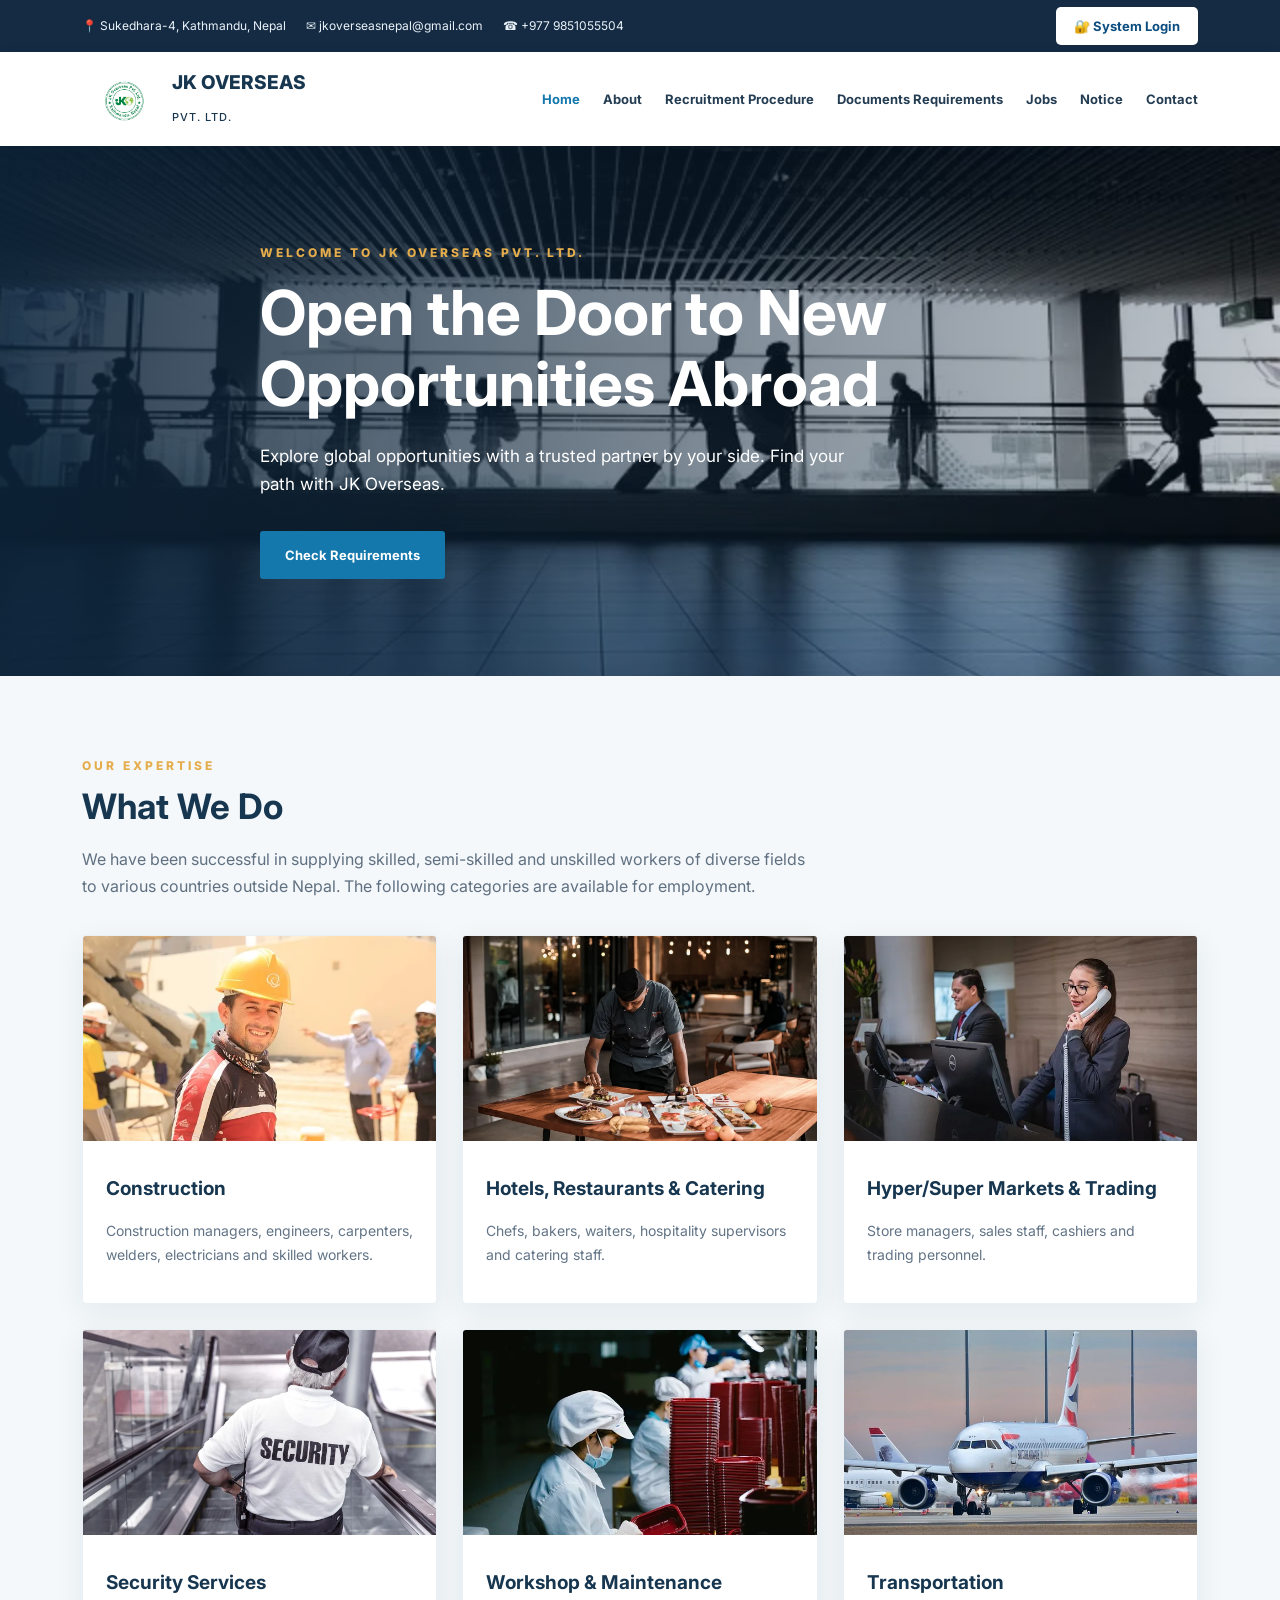
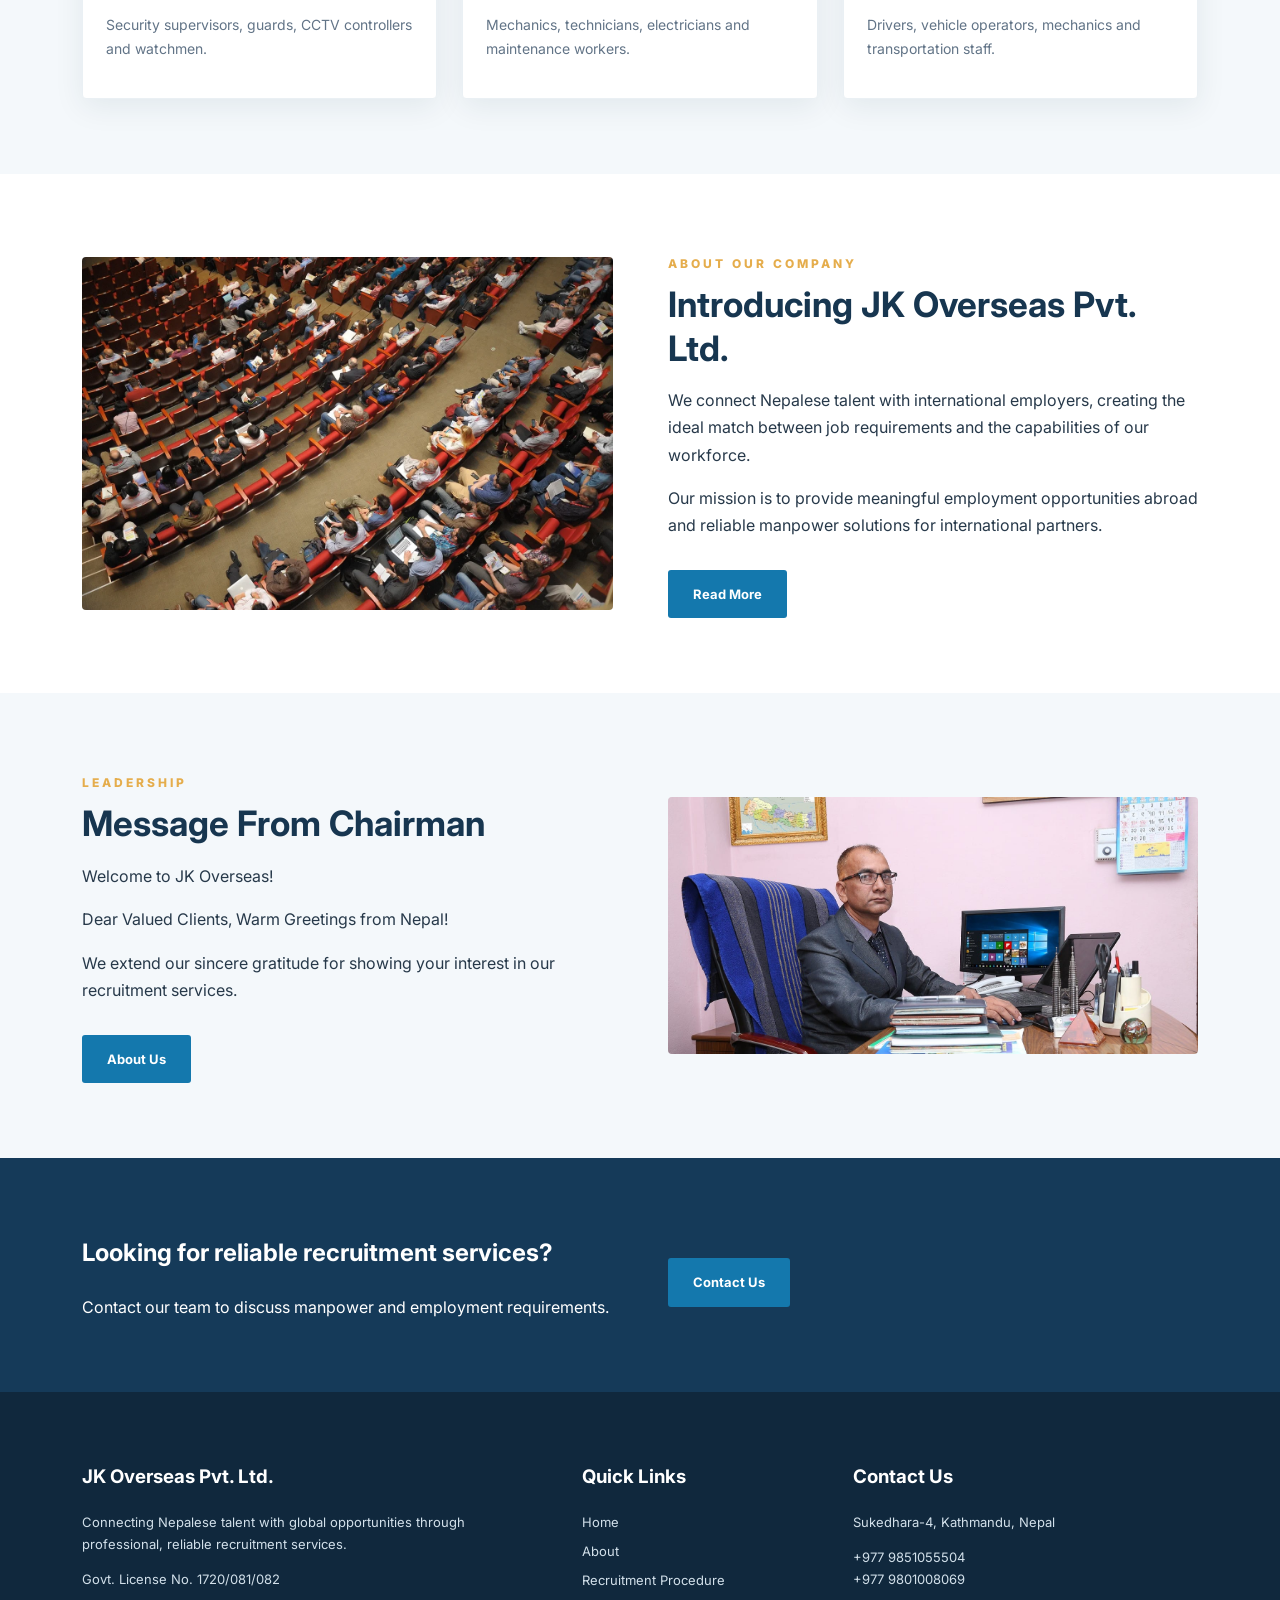
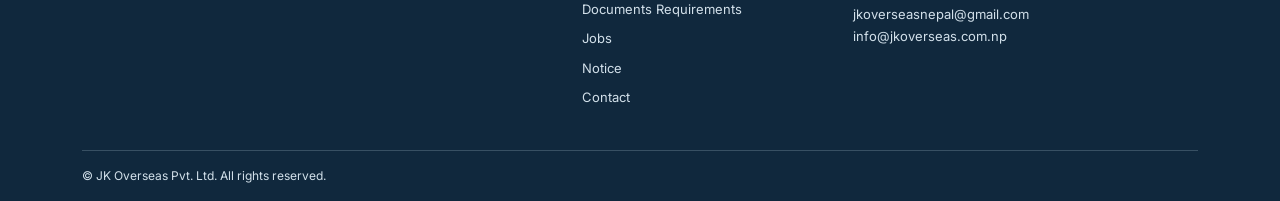
<file: index.html>
<!doctype html>
<html lang="en">
    <head>
        <meta charset="utf-8" />
        <meta name="viewport" content="width=device-width,initial-scale=1" />
        <meta name="description" content="JK Overseas Pvt. Ltd. Nepal - international manpower recruitment services." />
        <title>Home | JK Overseas Pvt. Ltd.</title>
        <link rel="stylesheet" href="style.css" />
    </head>
    <body>
        <!-- <div class="topbar">
            <div class="wrap">
                <span>📍 Sukedhara-4, Kathmandu, Nepal</span
                ><span>✉ jkoverseasnepal@gmail.com &nbsp; ☎ +977 9851055504</span>
            </div>
        </div> -->
        <div class="topbar">
            <div class="wrap topbar-content">
                <div class="topbar-info">
                    <span>📍 Sukedhara-4, Kathmandu, Nepal</span>
                    <span>✉ jkoverseasnepal@gmail.com</span>
                    <span>☎ +977 9851055504</span>
                </div>

                <a href="https://system.jkoverseas.com.np/login"
                class="system-login-btn">
                    🔐 System Login
                </a>
            </div>
        </div>
        <header>
            <div class="wrap head">
                <a class="brand" href="./"
                    ><img src="assets/JK_LOGO.jpg" alt="JK Overseas logo" /><span
                        >JK OVERSEAS<br /><small style="font-size: 11px; font-weight: 500; letter-spacing: 1px"
                            >PVT. LTD.</small
                        ></span
                    ></a
                ><button class="menu" aria-label="Toggle menu">☰</button>
                <nav>
                    <a class="active" href="./">Home</a><a class="" href="about.html">About</a
                    ><a class="" href="recruitment-procedure.html">Recruitment Procedure</a
                    ><a class="" href="documents-requirements.html">Documents Requirements</a
                    ><a class="" href="job-openings.html">Jobs</a><a class="" href="blog.html">Notice</a
                    ><a class="" href="contact.html">Contact</a>
                </nav>
            </div>
        </header>
        <section class="hero">
            <div class="wrap">
                <div class="eyebrow">Welcome to JK Overseas Pvt. Ltd.</div>
                <h1>Open the Door to New Opportunities Abroad</h1>
                <p>
                    Explore global opportunities with a trusted partner by your side. Find your path with JK Overseas.
                </p>
                <a class="btn" href="documents-requirements.html">Check Requirements</a>
            </div>
        </section>
        <section class="section alt">
            <div class="wrap">
                <span class="eyebrow">Our expertise</span>
                <h2>What We Do</h2>
                <p class="intro">
                    We have been successful in supplying skilled, semi-skilled and unskilled workers of diverse fields
                    to various countries outside Nepal. The following categories are available for employment.
                </p>
                <div class="cards">
                    <article class="card">
                        <img src="assets/construction-3384689_640.jpg.webp" alt="Construction" />
                        <div class="inner">
                            <h3>Construction</h3>
                            <p>
                                Construction managers, engineers, carpenters, welders, electricians and skilled workers.
                            </p>
                        </div>
                    </article>
                    <article class="card">
                        <img src="assets/chef-5993951_1280.jpg.webp" alt="Hotels, Restaurants & Catering" />
                        <div class="inner">
                            <h3>Hotels, Restaurants & Catering</h3>
                            <p>Chefs, bakers, waiters, hospitality supervisors and catering staff.</p>
                        </div>
                    </article>
                    <article class="card">
                        <img src="assets/receptionists-5975962_640.jpg.webp" alt="Hyper/Super Markets & Trading" />
                        <div class="inner">
                            <h3>Hyper/Super Markets & Trading</h3>
                            <p>Store managers, sales staff, cashiers and trading personnel.</p>
                        </div>
                    </article>
                    <article class="card">
                        <img src="assets/security-869216_1280.jpg.webp" alt="Security Services" />
                        <div class="inner">
                            <h3>Security Services</h3>
                            <p>Security supervisors, guards, CCTV controllers and watchmen.</p>
                        </div>
                    </article>
                    <article class="card">
                        <img src="assets/worker-6322085_640.jpg.webp" alt="Workshop & Maintenance" />
                        <div class="inner">
                            <h3>Workshop & Maintenance</h3>
                            <p>Mechanics, technicians, electricians and maintenance workers.</p>
                        </div>
                    </article>
                    <article class="card">
                        <img src="assets/airbus-4454338_640.jpg" alt="Transportation" />
                        <div class="inner">
                            <h3>Transportation</h3>
                            <p>Drivers, vehicle operators, mechanics and transportation staff.</p>
                        </div>
                    </article>
                </div>
            </div>
        </section>
        <section class="section">
            <div class="wrap split">
                <img src="assets/international-conference-1597531_1280.jpg.webp" alt="Global recruitment" />
                <div>
                    <span class="eyebrow">About our company</span>
                    <h2>Introducing JK Overseas Pvt. Ltd.</h2>
                    <p>
                        We connect Nepalese talent with international employers, creating the ideal match between job
                        requirements and the capabilities of our workforce.
                    </p>
                    <p>
                        Our mission is to provide meaningful employment opportunities abroad and reliable manpower
                        solutions for international partners.
                    </p>
                    <a class="btn" href="about.html">Read More</a>
                </div>
            </div>
        </section>
        <section class="section alt">
            <div class="wrap split">
                <div>
                    <span class="eyebrow">Leadership</span>
                    <h2>Message From Chairman</h2>
                    <p>Welcome to JK Overseas!</p>
                    <p>Dear Valued Clients, Warm Greetings from Nepal!</p>
                    <p>We extend our sincere gratitude for showing your interest in our recruitment services.</p>
                    <a class="btn" href="about.html">About Us</a>
                </div>
                <img
                    src="assets/chairman_JK.jpg"
                    alt="Chairman of JK Overseas"
                    style="max-height: 440px; object-fit: contain"
                />
            </div>
        </section>
        <section class="banner">
            <div class="wrap split">
                <div>
                    <h2>Looking for reliable recruitment services?</h2>
                    <p>Contact our team to discuss manpower and employment requirements.</p>
                </div>
                <div><a class="btn" href="contact.html">Contact Us</a></div>
            </div>
        </section>
        <footer>
            <div class="wrap">
                <div class="cols">
                    <div>
                        <h3>JK Overseas Pvt. Ltd.</h3>
                        <p>
                            Connecting Nepalese talent with global opportunities through professional, reliable
                            recruitment services.
                        </p>
                        <p>Govt. License No. 1720/081/082</p>
                    </div>
                    <div>
                        <h3>Quick Links</h3>
                        <a href="./">Home</a><a href="about.html">About</a
                        ><a href="recruitment-procedure.html">Recruitment Procedure</a
                        ><a href="documents-requirements.html">Documents Requirements</a
                        ><a href="job-openings.html">Jobs</a><a href="blog.html">Notice</a
                        ><a href="contact.html">Contact</a>
                    </div>
                    <div>
                        <h3>Contact Us</h3>
                        <p>Sukedhara-4, Kathmandu, Nepal</p>
                        <p>+977 9851055504<br />+977 9801008069</p>
                        <p>jkoverseasnepal@gmail.com<br />info@jkoverseas.com.np</p>
                    </div>
                </div>
                <div class="copyright">© JK Overseas Pvt. Ltd. All rights reserved.</div>
            </div>
        </footer>
        <script src="script.js"></script>
    </body>
</html>
</file>
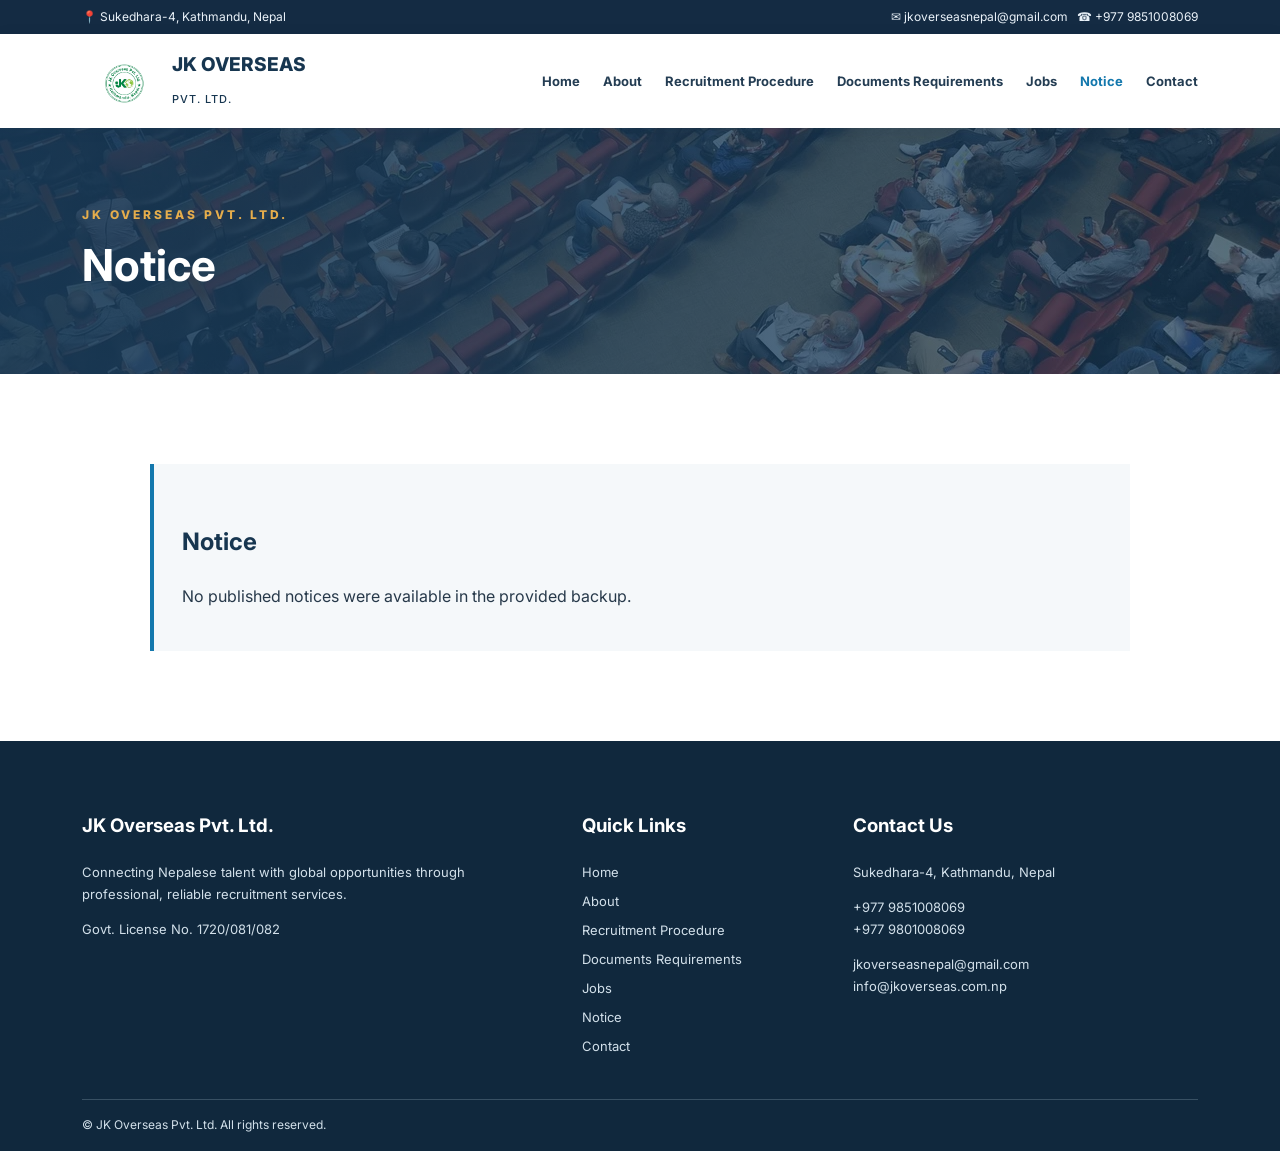
<file: blog.html>
<!doctype html>
<html lang="en">
    <head>
        <meta charset="utf-8" />
        <meta name="viewport" content="width=device-width,initial-scale=1" />
        <meta name="description" content="JK Overseas Pvt. Ltd. Nepal - international manpower recruitment services." />
        <title>Notice | JK Overseas Pvt. Ltd.</title>
        <link rel="stylesheet" href="style.css" />
    </head>
    <body>
        <div class="topbar">
            <div class="wrap">
                <span>📍 Sukedhara-4, Kathmandu, Nepal</span
                ><span>✉ jkoverseasnepal@gmail.com &nbsp; ☎ +977 9851008069</span>
            </div>
        </div>
        <header>
            <div class="wrap head">
                <a class="brand" href="./"
                    ><img src="assets/JK_LOGO.jpg" alt="JK Overseas logo" /><span
                        >JK OVERSEAS<br /><small style="font-size: 11px; font-weight: 500; letter-spacing: 1px"
                            >PVT. LTD.</small
                        ></span
                    ></a
                ><button class="menu" aria-label="Toggle menu">☰</button>
                <nav>
                    <a class="" href="./">Home</a><a class="" href="about.html">About</a
                    ><a class="" href="recruitment-procedure.html">Recruitment Procedure</a
                    ><a class="" href="documents-requirements.html">Documents Requirements</a
                    ><a class="" href="job-openings.html">Jobs</a><a class="active" href="blog.html">Notice</a
                    ><a class="" href="contact.html">Contact</a>
                </nav>
            </div>
        </header>
        <section class="pagehero">
            <div class="wrap">
                <span class="eyebrow">JK Overseas Pvt. Ltd.</span>
                <h1>Notice</h1>
            </div>
        </section>
        <main class="wrap content">
            <div class="notice">
                <h2>Notice</h2>
                <p>No published notices were available in the provided backup.</p>
            </div>
        </main>
        <footer>
            <div class="wrap">
                <div class="cols">
                    <div>
                        <h3>JK Overseas Pvt. Ltd.</h3>
                        <p>
                            Connecting Nepalese talent with global opportunities through professional, reliable
                            recruitment services.
                        </p>
                        <p>Govt. License No. 1720/081/082</p>
                    </div>
                    <div>
                        <h3>Quick Links</h3>
                        <a href="./">Home</a><a href="about.html">About</a
                        ><a href="recruitment-procedure.html">Recruitment Procedure</a
                        ><a href="documents-requirements.html">Documents Requirements</a
                        ><a href="job-openings.html">Jobs</a><a href="blog.html">Notice</a
                        ><a href="contact.html">Contact</a>
                    </div>
                    <div>
                        <h3>Contact Us</h3>
                        <p>Sukedhara-4, Kathmandu, Nepal</p>
                        <p>+977 9851008069<br />+977 9801008069</p>
                        <p>jkoverseasnepal@gmail.com<br />info@jkoverseas.com.np</p>
                    </div>
                </div>
                <div class="copyright">© JK Overseas Pvt. Ltd. All rights reserved.</div>
            </div>
        </footer>
        <script src="script.js"></script>
    </body>
</html>
</file>
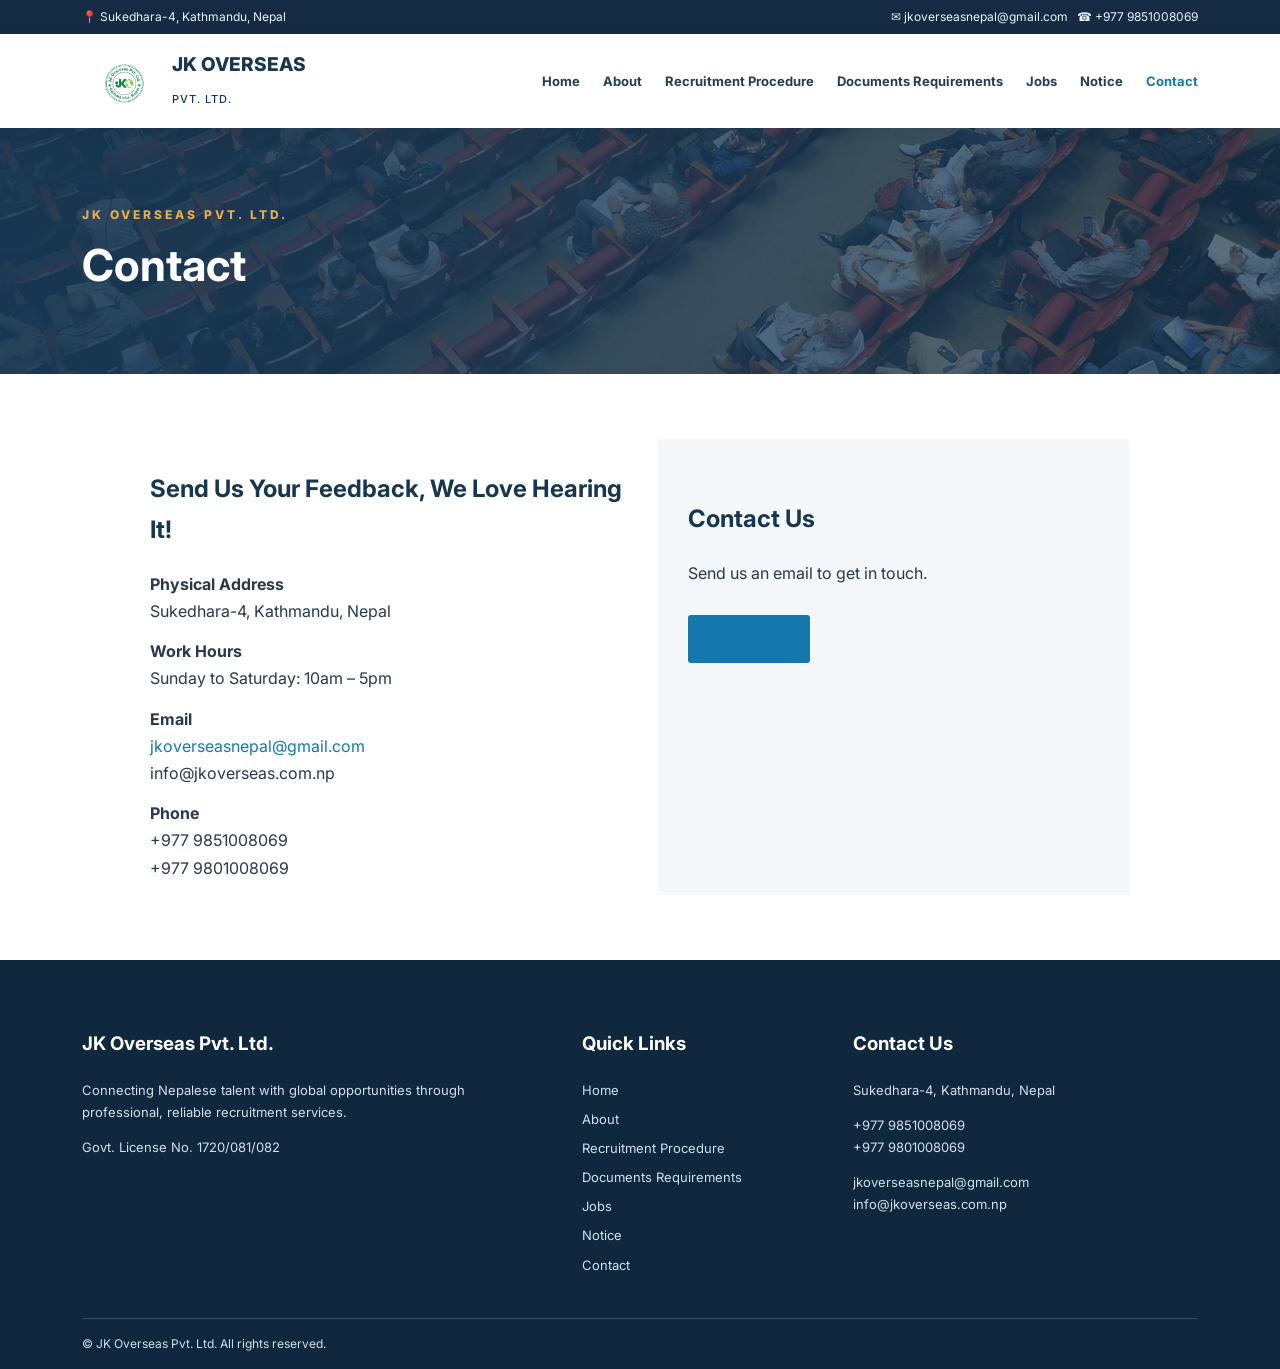
<file: contact.html>
<!doctype html>
<html lang="en">
    <head>
        <meta charset="utf-8" />
        <meta name="viewport" content="width=device-width,initial-scale=1" />
        <meta name="description" content="JK Overseas Pvt. Ltd. Nepal - international manpower recruitment services." />
        <title>Contact | JK Overseas Pvt. Ltd.</title>
        <link rel="stylesheet" href="style.css" />
    </head>
    <body>
        <div class="topbar">
            <div class="wrap">
                <span>📍 Sukedhara-4, Kathmandu, Nepal</span
                ><span>✉ jkoverseasnepal@gmail.com &nbsp; ☎ +977 9851008069</span>
            </div>
        </div>
        <header>
            <div class="wrap head">
                <a class="brand" href="./"
                    ><img src="assets/JK_LOGO.jpg" alt="JK Overseas logo" /><span
                        >JK OVERSEAS<br /><small style="font-size: 11px; font-weight: 500; letter-spacing: 1px"
                            >PVT. LTD.</small
                        ></span
                    ></a
                ><button class="menu" aria-label="Toggle menu">☰</button>
                <nav>
                    <a class="" href="./">Home</a><a class="" href="about.html">About</a
                    ><a class="" href="recruitment-procedure.html">Recruitment Procedure</a
                    ><a class="" href="documents-requirements.html">Documents Requirements</a
                    ><a class="" href="job-openings.html">Jobs</a><a class="" href="blog.html">Notice</a
                    ><a class="active" href="contact.html">Contact</a>
                </nav>
            </div>
        </header>
        <section class="pagehero">
            <div class="wrap">
                <span class="eyebrow">JK Overseas Pvt. Ltd.</span>
                <h1>Contact</h1>
            </div>
        </section>
        <main class="wrap content">
            <div class="contact-grid">
                <div>
                    <h2>Send Us Your Feedback, We Love Hearing It!</h2>
                    <p><strong>Physical Address</strong><br />Sukedhara-4, Kathmandu, Nepal</p>
                    <p><strong>Work Hours</strong><br />Sunday to Saturday: 10am – 5pm</p>
                    <p>
                        <strong>Email</strong><br /><a href="mailto:jkoverseasnepal@gmail.com"
                            >jkoverseasnepal@gmail.com</a
                        ><br />info@jkoverseas.com.np
                    </p>
                    <p><strong>Phone</strong><br />+977 9851008069<br />+977 9801008069</p>
                </div>
                <div class="contact-panel">
                    <h2>Contact Us</h2>
                    <p>Send us an email to get in touch.</p>
                    <a
                        class="btn"
                        href="mailto:jkoverseasnepal@gmail.com?subject=Inquiry%20from%20JK%20Overseas%20website"
                        >Send Email</a
                    >
                </div>
            </div>
        </main>
        <footer>
            <div class="wrap">
                <div class="cols">
                    <div>
                        <h3>JK Overseas Pvt. Ltd.</h3>
                        <p>
                            Connecting Nepalese talent with global opportunities through professional, reliable
                            recruitment services.
                        </p>
                        <p>Govt. License No. 1720/081/082</p>
                    </div>
                    <div>
                        <h3>Quick Links</h3>
                        <a href="./">Home</a><a href="about.html">About</a
                        ><a href="recruitment-procedure.html">Recruitment Procedure</a
                        ><a href="documents-requirements.html">Documents Requirements</a
                        ><a href="job-openings.html">Jobs</a><a href="blog.html">Notice</a
                        ><a href="contact.html">Contact</a>
                    </div>
                    <div>
                        <h3>Contact Us</h3>
                        <p>Sukedhara-4, Kathmandu, Nepal</p>
                        <p>+977 9851008069<br />+977 9801008069</p>
                        <p>jkoverseasnepal@gmail.com<br />info@jkoverseas.com.np</p>
                    </div>
                </div>
                <div class="copyright">© JK Overseas Pvt. Ltd. All rights reserved.</div>
            </div>
        </footer>
        <script src="script.js"></script>
    </body>
</html>
</file>
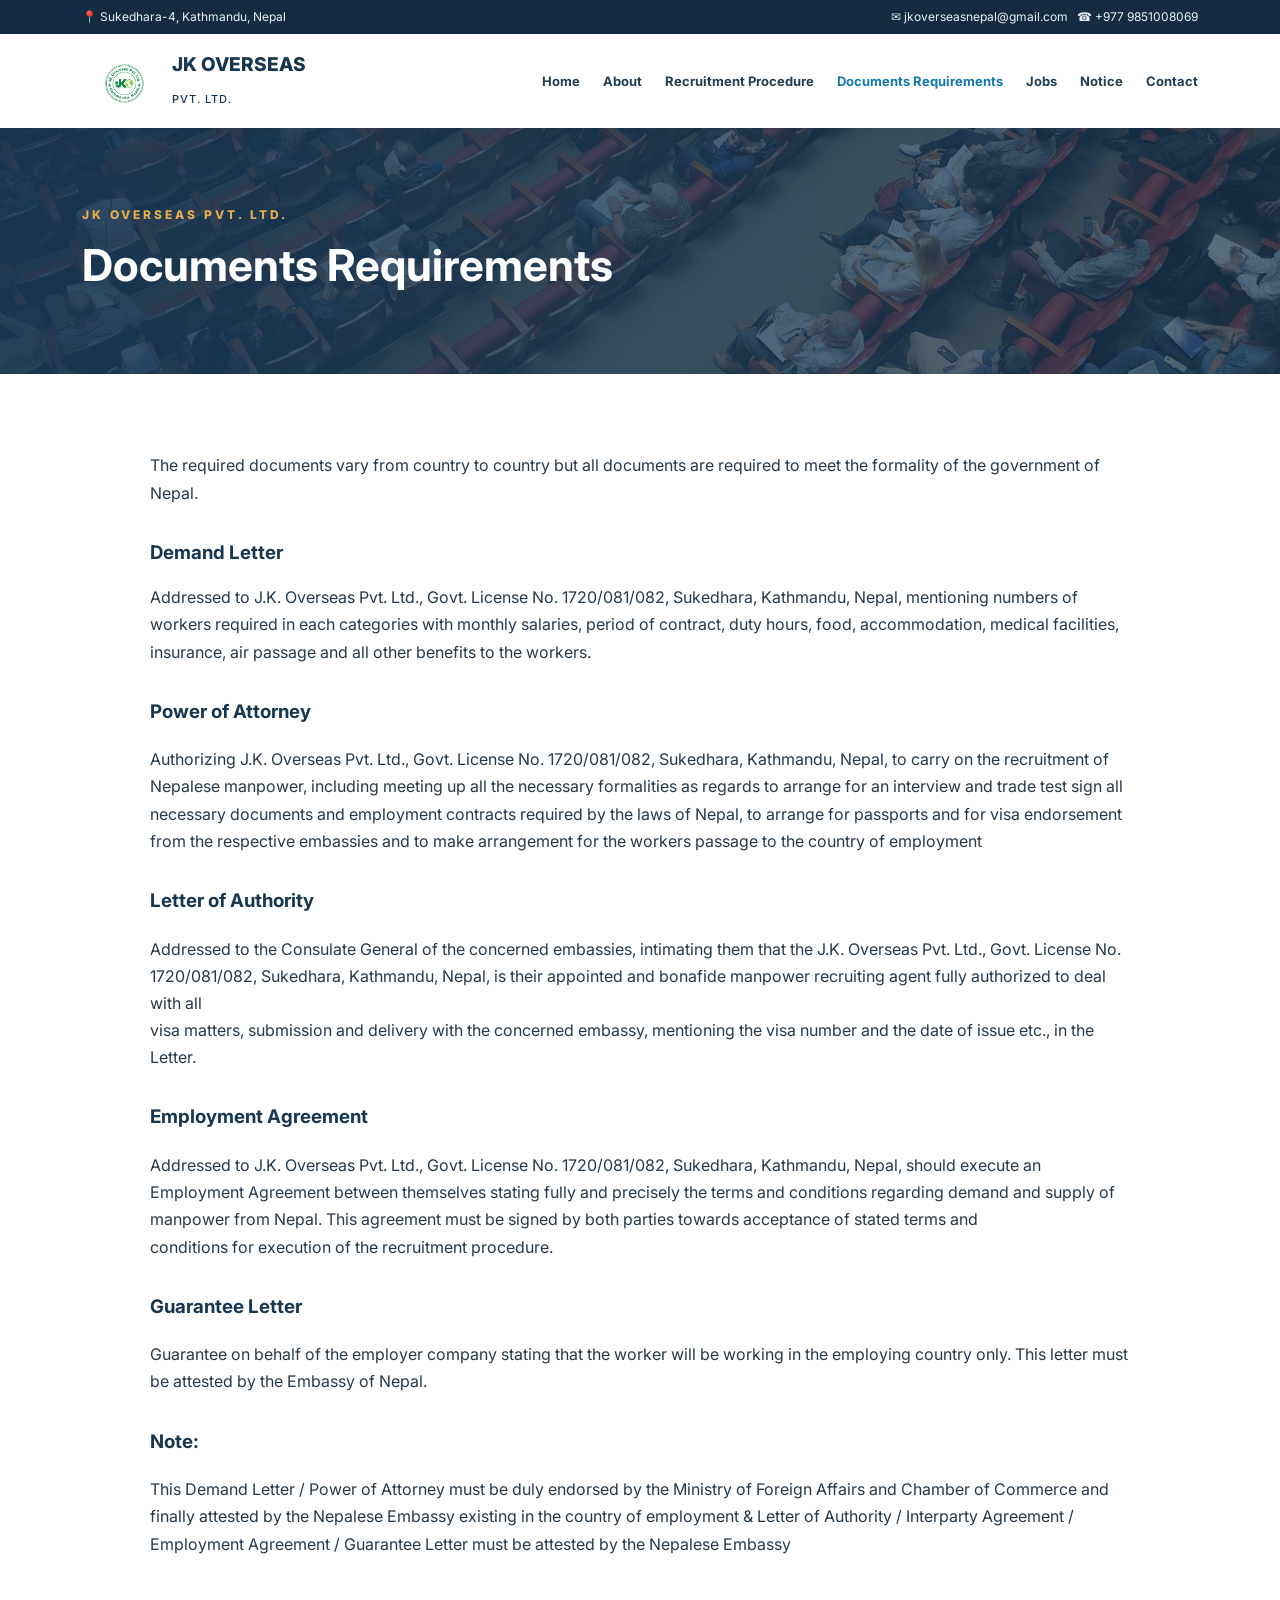
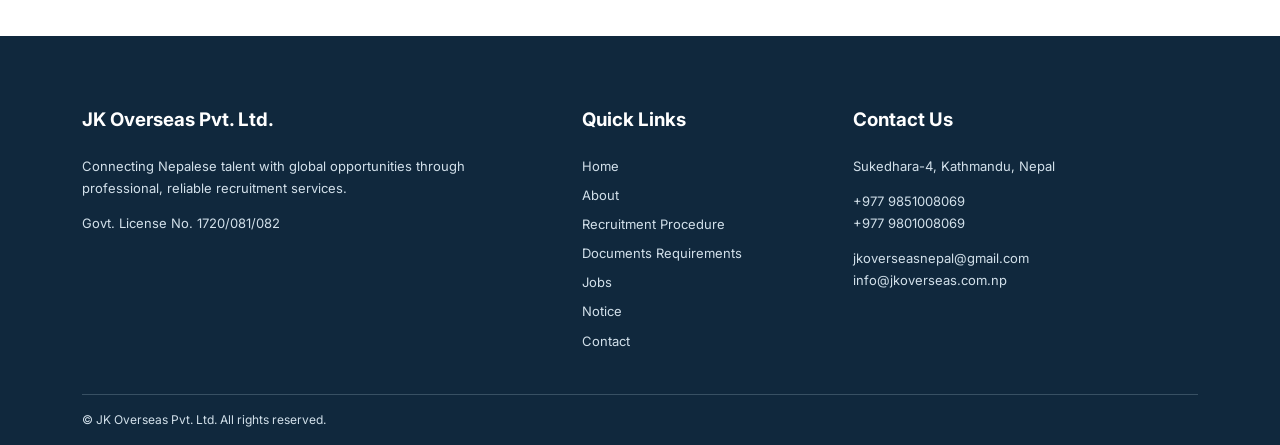
<file: documents-requirements.html>
<!doctype html>
<html lang="en">
    <head>
        <meta charset="utf-8" />
        <meta name="viewport" content="width=device-width,initial-scale=1" />
        <meta name="description" content="JK Overseas Pvt. Ltd. Nepal - international manpower recruitment services." />
        <title>Documents Requirements | JK Overseas Pvt. Ltd.</title>
        <link rel="stylesheet" href="style.css" />
    </head>
    <body>
        <div class="topbar">
            <div class="wrap">
                <span>📍 Sukedhara-4, Kathmandu, Nepal</span
                ><span>✉ jkoverseasnepal@gmail.com &nbsp; ☎ +977 9851008069</span>
            </div>
        </div>
        <header>
            <div class="wrap head">
                <a class="brand" href="./"
                    ><img src="assets/JK_LOGO.jpg" alt="JK Overseas logo" /><span
                        >JK OVERSEAS<br /><small style="font-size: 11px; font-weight: 500; letter-spacing: 1px"
                            >PVT. LTD.</small
                        ></span
                    ></a
                ><button class="menu" aria-label="Toggle menu">☰</button>
                <nav>
                    <a class="" href="./">Home</a><a class="" href="about.html">About</a
                    ><a class="" href="recruitment-procedure.html">Recruitment Procedure</a
                    ><a class="active" href="documents-requirements.html">Documents Requirements</a
                    ><a class="" href="job-openings.html">Jobs</a><a class="" href="blog.html">Notice</a
                    ><a class="" href="contact.html">Contact</a>
                </nav>
            </div>
        </header>
        <section class="pagehero">
            <div class="wrap">
                <span class="eyebrow">JK Overseas Pvt. Ltd.</span>
                <h1>Documents Requirements</h1>
            </div>
        </section>
        <main class="wrap content">
            <p>
                The required documents vary from country to country but all documents are required to meet the formality
                of the government of Nepal.
            </p>
            <h3>
                <h3
                    data-elementor-setting-key="title"
                    data-pen-placeholder="Type Here..."
                    style="
                        --theme-font-weight: 700;
                        --theme-font-size: 30px;
                        --theme-line-height: 1.5;
                        margin-block-end: calc(var(--has-theme-content-spacing, 1) * (0.3em + 10px));
                    "
                >
                    Demand Letter
                </h3>
            </h3>
            <p>
                Addressed to J.K. Overseas Pvt. Ltd., Govt. License No. 1720/081/082, Sukedhara, Kathmandu, Nepal,
                mentioning numbers of workers required in each categories with monthly salaries, period of contract,
                duty hours, food, accommodation, medical facilities, insurance, air passage and all other benefits to
                the workers.
            </p>
            <h3>Power of Attorney</h3>
            <p>
                Authorizing J.K. Overseas Pvt. Ltd., Govt. License No. 1720/081/082, Sukedhara, Kathmandu, Nepal, to
                carry on the recruitment of Nepalese manpower, including meeting up all the necessary formalities as
                regards to arrange for an interview and trade test sign all necessary documents and employment contracts
                required by the laws of Nepal, to arrange for passports and for visa endorsement from the respective
                embassies and to make arrangement for the workers passage to the country of employment
            </p>
            <h3>Letter of Authority</h3>
            <p>
                Addressed to the Consulate General of the concerned embassies, intimating them that the J.K. Overseas
                Pvt. Ltd., Govt. License No. 1720/081/082, Sukedhara, Kathmandu, Nepal, is their appointed and bonafide
                manpower recruiting agent fully authorized to deal with all <br />visa matters, submission and delivery
                with the concerned embassy, mentioning the visa number and the date of issue etc., in the Letter.
            </p>
            <h3>Employment Agreement</h3>
            <p>
                Addressed to J.K. Overseas Pvt. Ltd., Govt. License No. 1720/081/082, Sukedhara, Kathmandu, Nepal,
                should execute an Employment Agreement between themselves stating fully and precisely the terms and
                conditions regarding demand and supply of manpower from Nepal. This agreement must be signed by both
                parties towards acceptance of stated terms and <br />conditions for execution of the recruitment
                procedure.
            </p>
            <h3>Guarantee Letter</h3>
            <p>
                Guarantee on behalf of the employer company stating that the worker will be working in the employing
                country only. This letter must be attested by the Embassy of Nepal.
            </p>
            <h3>Note:</h3>
            <p>
                This Demand Letter / Power of Attorney must be duly endorsed by the Ministry of Foreign Affairs and
                Chamber of Commerce and finally attested by the Nepalese Embassy existing in the country of employment
                &amp; Letter of Authority / Interparty Agreement / Employment Agreement / Guarantee Letter must be
                attested by the Nepalese Embassy
            </p>
        </main>
        <footer>
            <div class="wrap">
                <div class="cols">
                    <div>
                        <h3>JK Overseas Pvt. Ltd.</h3>
                        <p>
                            Connecting Nepalese talent with global opportunities through professional, reliable
                            recruitment services.
                        </p>
                        <p>Govt. License No. 1720/081/082</p>
                    </div>
                    <div>
                        <h3>Quick Links</h3>
                        <a href="./">Home</a><a href="about.html">About</a
                        ><a href="recruitment-procedure.html">Recruitment Procedure</a
                        ><a href="documents-requirements.html">Documents Requirements</a
                        ><a href="job-openings.html">Jobs</a><a href="blog.html">Notice</a
                        ><a href="contact.html">Contact</a>
                    </div>
                    <div>
                        <h3>Contact Us</h3>
                        <p>Sukedhara-4, Kathmandu, Nepal</p>
                        <p>+977 9851008069<br />+977 9801008069</p>
                        <p>jkoverseasnepal@gmail.com<br />info@jkoverseas.com.np</p>
                    </div>
                </div>
                <div class="copyright">© JK Overseas Pvt. Ltd. All rights reserved.</div>
            </div>
        </footer>
        <script src="script.js"></script>
    </body>
</html>
</file>
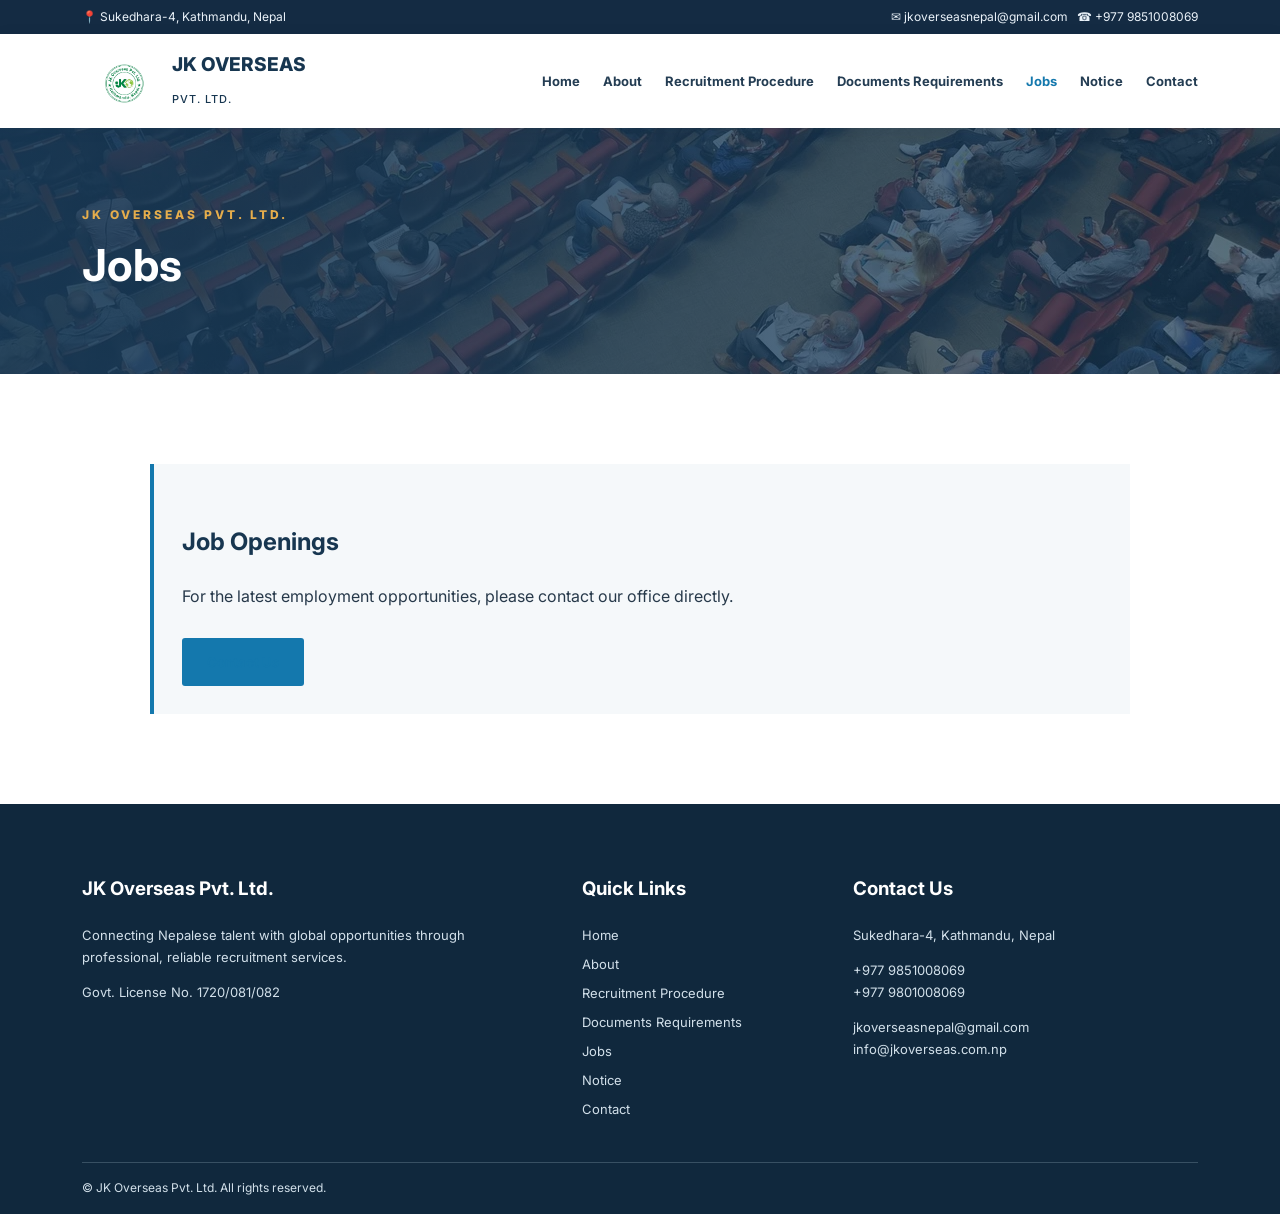
<file: job-openings.html>
<!doctype html>
<html lang="en">
    <head>
        <meta charset="utf-8" />
        <meta name="viewport" content="width=device-width,initial-scale=1" />
        <meta name="description" content="JK Overseas Pvt. Ltd. Nepal - international manpower recruitment services." />
        <title>Jobs | JK Overseas Pvt. Ltd.</title>
        <link rel="stylesheet" href="style.css" />
    </head>
    <body>
        <div class="topbar">
            <div class="wrap">
                <span>📍 Sukedhara-4, Kathmandu, Nepal</span
                ><span>✉ jkoverseasnepal@gmail.com &nbsp; ☎ +977 9851008069</span>
            </div>
        </div>
        <header>
            <div class="wrap head">
                <a class="brand" href="./"
                    ><img src="assets/JK_LOGO.jpg" alt="JK Overseas logo" /><span
                        >JK OVERSEAS<br /><small style="font-size: 11px; font-weight: 500; letter-spacing: 1px"
                            >PVT. LTD.</small
                        ></span
                    ></a
                ><button class="menu" aria-label="Toggle menu">☰</button>
                <nav>
                    <a class="" href="./">Home</a><a class="" href="about.html">About</a
                    ><a class="" href="recruitment-procedure.html">Recruitment Procedure</a
                    ><a class="" href="documents-requirements.html">Documents Requirements</a
                    ><a class="active" href="job-openings.html">Jobs</a><a class="" href="blog.html">Notice</a
                    ><a class="" href="contact.html">Contact</a>
                </nav>
            </div>
        </header>
        <section class="pagehero">
            <div class="wrap">
                <span class="eyebrow">JK Overseas Pvt. Ltd.</span>
                <h1>Jobs</h1>
            </div>
        </section>
        <main class="wrap content">
            <div class="notice">
                <h2>Job Openings</h2>
                <p>For the latest employment opportunities, please contact our office directly.</p>
                <a class="btn" href="contact.html">Contact Us</a>
            </div>
        </main>
        <footer>
            <div class="wrap">
                <div class="cols">
                    <div>
                        <h3>JK Overseas Pvt. Ltd.</h3>
                        <p>
                            Connecting Nepalese talent with global opportunities through professional, reliable
                            recruitment services.
                        </p>
                        <p>Govt. License No. 1720/081/082</p>
                    </div>
                    <div>
                        <h3>Quick Links</h3>
                        <a href="./">Home</a><a href="about.html">About</a
                        ><a href="recruitment-procedure.html">Recruitment Procedure</a
                        ><a href="documents-requirements.html">Documents Requirements</a
                        ><a href="job-openings.html">Jobs</a><a href="blog.html">Notice</a
                        ><a href="contact.html">Contact</a>
                    </div>
                    <div>
                        <h3>Contact Us</h3>
                        <p>Sukedhara-4, Kathmandu, Nepal</p>
                        <p>+977 9851008069<br />+977 9801008069</p>
                        <p>jkoverseasnepal@gmail.com<br />info@jkoverseas.com.np</p>
                    </div>
                </div>
                <div class="copyright">© JK Overseas Pvt. Ltd. All rights reserved.</div>
            </div>
        </footer>
        <script src="script.js"></script>
    </body>
</html>
</file>
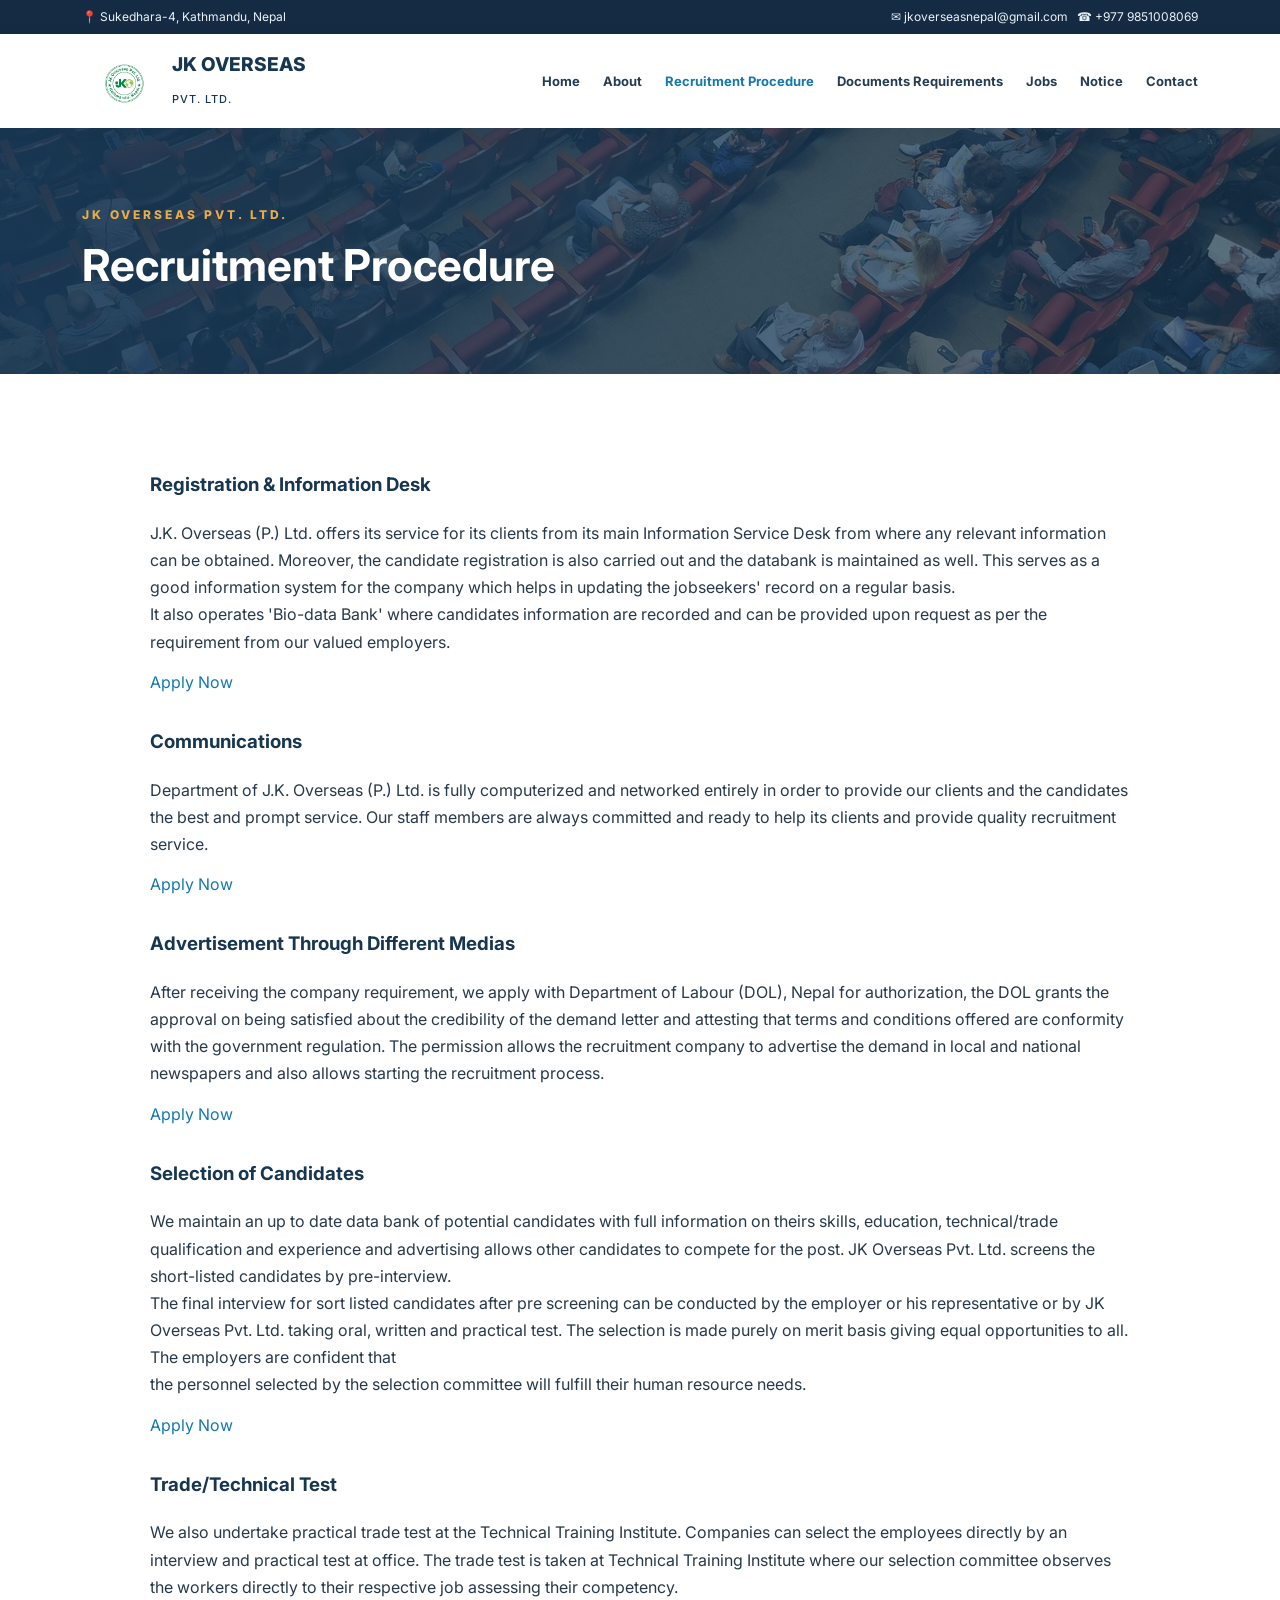
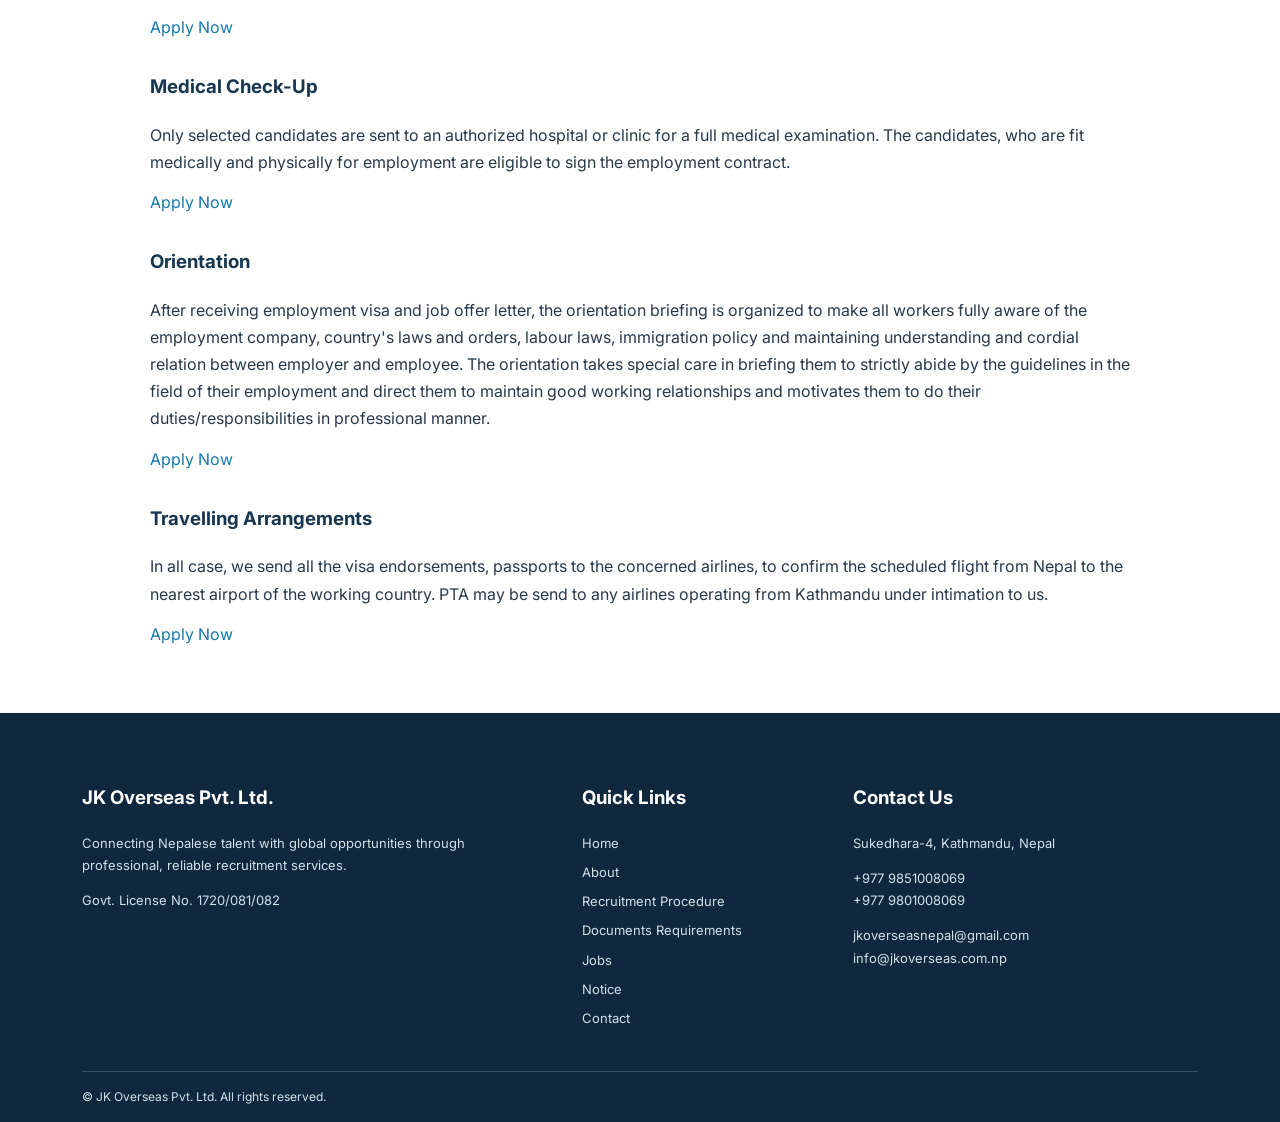
<file: recruitment-procedure.html>
<!doctype html>
<html lang="en">
    <head>
        <meta charset="utf-8" />
        <meta name="viewport" content="width=device-width,initial-scale=1" />
        <meta name="description" content="JK Overseas Pvt. Ltd. Nepal - international manpower recruitment services." />
        <title>Recruitment Procedure | JK Overseas Pvt. Ltd.</title>
        <link rel="stylesheet" href="style.css" />
    </head>
    <body>
        <div class="topbar">
            <div class="wrap">
                <span>📍 Sukedhara-4, Kathmandu, Nepal</span
                ><span>✉ jkoverseasnepal@gmail.com &nbsp; ☎ +977 9851008069</span>
            </div>
        </div>
        <header>
            <div class="wrap head">
                <a class="brand" href="./"
                    ><img src="assets/JK_LOGO.jpg" alt="JK Overseas logo" /><span
                        >JK OVERSEAS<br /><small style="font-size: 11px; font-weight: 500; letter-spacing: 1px"
                            >PVT. LTD.</small
                        ></span
                    ></a
                ><button class="menu" aria-label="Toggle menu">☰</button>
                <nav>
                    <a class="" href="./">Home</a><a class="" href="about.html">About</a
                    ><a class="active" href="recruitment-procedure.html">Recruitment Procedure</a
                    ><a class="" href="documents-requirements.html">Documents Requirements</a
                    ><a class="" href="job-openings.html">Jobs</a><a class="" href="blog.html">Notice</a
                    ><a class="" href="contact.html">Contact</a>
                </nav>
            </div>
        </header>
        <section class="pagehero">
            <div class="wrap">
                <span class="eyebrow">JK Overseas Pvt. Ltd.</span>
                <h1>Recruitment Procedure</h1>
            </div>
        </section>
        <main class="wrap content">
            <h3>Registration &amp; Information Desk</h3>
            <p>
                J.K. Overseas (P.) Ltd. offers its service for its clients from its main Information Service Desk from
                where any relevant information can be obtained. Moreover, the candidate registration is also carried out
                and the databank is maintained as well. This serves as a good information system for the company which
                helps in updating the jobseekers' record on a regular basis.<br />It also operates 'Bio-data Bank' where
                candidates information are recorded and can be provided upon request as per the requirement from our
                valued employers.
            </p>
            <a href="job-openings.html"> Apply Now </a>
            <h3>Communications</h3>
            <p>
                Department of J.K. Overseas (P.) Ltd. is fully computerized and networked entirely in order to provide
                our clients and the candidates the best and prompt service. Our staff members are always committed and
                ready to help its clients and provide quality recruitment service.
            </p>
            <a href="job-openings.html"> Apply Now </a>
            <h3>Advertisement Through Different Medias</h3>
            <p>
                After receiving the company requirement, we apply with Department of Labour (DOL), Nepal for
                authorization, the DOL grants the approval on being satisfied about the credibility of the demand letter
                and attesting that terms and conditions offered are conformity with the government regulation. The
                permission allows the recruitment company to advertise the demand in local and national newspapers and
                also allows starting the recruitment process.
            </p>
            <a href="job-openings.html"> Apply Now </a>
            <h3>Selection of Candidates</h3>
            <p>
                We maintain an up to date data bank of potential candidates with full information on theirs skills,
                education, technical/trade qualification and experience and advertising allows other candidates to
                compete for the post. JK Overseas Pvt. Ltd. screens the short-listed candidates by pre-interview.
                <br />The final interview for sort listed candidates after pre screening can be conducted by the
                employer or his representative or by JK Overseas Pvt. Ltd. taking oral, written and practical test. The
                selection is made purely on merit basis giving equal opportunities to all. The employers are confident
                that <br />the personnel selected by the selection committee will fulfill their human resource needs.
            </p>
            <a href="job-openings.html"> Apply Now </a>
            <h3>Trade/Technical Test</h3>
            <p>
                We also undertake practical trade test at the Technical Training Institute. Companies can select the
                employees directly by an interview and practical test at office. The trade test is taken at Technical
                Training Institute where our selection committee observes the workers directly to their respective job
                assessing their competency.
            </p>
            <a href="job-openings.html"> Apply Now </a>
            <h3>Medical Check-Up</h3>
            <p>
                Only selected candidates are sent to an authorized hospital or clinic for a full medical examination.
                The candidates, who are fit medically and physically for employment are eligible to sign the employment
                contract.
            </p>
            <a href="job-openings.html"> Apply Now </a>
            <h3>Orientation</h3>
            <p>
                After receiving employment visa and job offer letter, the orientation briefing is organized to make all
                workers fully aware of the employment company, country's laws and orders, labour laws, immigration
                policy and maintaining understanding and cordial relation between employer and employee. The orientation
                takes special care in briefing them to strictly abide by the guidelines in the field of their employment
                and direct them to maintain good working relationships and motivates them to do their
                duties/responsibilities in professional manner.
            </p>
            <a href="job-openings.html"> Apply Now </a>
            <h3>Travelling Arrangements</h3>
            <p>
                In all case, we send all the visa endorsements, passports to the concerned airlines, to confirm the
                scheduled flight from Nepal to the nearest airport of the working country. PTA may be send to any
                airlines operating from Kathmandu under intimation to us.
            </p>
            <a href="job-openings.html"> Apply Now </a>
        </main>
        <footer>
            <div class="wrap">
                <div class="cols">
                    <div>
                        <h3>JK Overseas Pvt. Ltd.</h3>
                        <p>
                            Connecting Nepalese talent with global opportunities through professional, reliable
                            recruitment services.
                        </p>
                        <p>Govt. License No. 1720/081/082</p>
                    </div>
                    <div>
                        <h3>Quick Links</h3>
                        <a href="./">Home</a><a href="about.html">About</a
                        ><a href="recruitment-procedure.html">Recruitment Procedure</a
                        ><a href="documents-requirements.html">Documents Requirements</a
                        ><a href="job-openings.html">Jobs</a><a href="blog.html">Notice</a
                        ><a href="contact.html">Contact</a>
                    </div>
                    <div>
                        <h3>Contact Us</h3>
                        <p>Sukedhara-4, Kathmandu, Nepal</p>
                        <p>+977 9851008069<br />+977 9801008069</p>
                        <p>jkoverseasnepal@gmail.com<br />info@jkoverseas.com.np</p>
                    </div>
                </div>
                <div class="copyright">© JK Overseas Pvt. Ltd. All rights reserved.</div>
            </div>
        </footer>
        <script src="script.js"></script>
    </body>
</html>
</file>
<file: style.css>
@import url('https://fonts.googleapis.com/css2?family=Inter:wght@400;500;600;700;800&display=swap');:root{--navy:#142b43;--blue:#1478ad;--gold:#e5ad4c;--muted:#607080}*{box-sizing:border-box}body{margin:0;font-family:Inter,Arial,sans-serif;color:#27394a;line-height:1.7;background:#fff}a{text-decoration:none;color:inherit}.topbar{background:#142b43;color:#eaf2f9;font-size:12px;padding:7px 0}.wrap{max-width:1160px;margin:auto;padding:0 22px}.topbar .wrap{display:flex;justify-content:space-between;gap:12px;flex-wrap:wrap}header{background:white;position:sticky;top:0;z-index:10;box-shadow:0 2px 14px #152b4014}.head{display:flex;align-items:center;justify-content:space-between;min-height:94px;gap:18px}.brand{display:flex;align-items:center;gap:14px;font-size:19px;font-weight:800;color:#173650}.brand img{width:76px;height:72px;object-fit:contain}nav{display:flex;gap:23px;align-items:center}nav a{font-size:13px;font-weight:700;color:#243d53}nav a:hover,nav a.active{color:var(--blue)}.menu{display:none;border:0;background:#eef4f8;padding:10px;font-size:23px}.hero{min-height:530px;background:linear-gradient(90deg,rgba(13,36,58,.88),rgba(13,36,58,.25)),url('assets/airport-4120835_640.jpg.webp') center/cover;display:flex;align-items:center;color:white}.hero h1{font-size:clamp(36px,5vw,62px);max-width:760px;line-height:1.14;margin:15px 0 22px}.hero p{max-width:590px;font-size:17px}.eyebrow{text-transform:uppercase;letter-spacing:3px;color:var(--gold);font-weight:800;font-size:12px}.btn{display:inline-block;background:#1478ad;color:white;border-radius:3px;padding:13px 25px;font-weight:700;font-size:13px;margin-top:15px}.btn:hover{background:#0b577f}.section{padding:75px 0}.section.alt{background:#f4f8fb}.section h2{font-size:35px;line-height:1.25;color:#173650;margin:7px 0 17px}.intro{max-width:740px;color:#607080}.cards{display:grid;grid-template-columns:repeat(3,1fr);gap:25px;margin-top:35px}.card{background:white;box-shadow:0 8px 30px #0c304014;border:1px solid #eaf0f4;border-radius:4px;overflow:hidden}.card img{height:205px;width:100%;object-fit:cover}.card .inner{padding:23px}.card h3{margin:0 0 9px;color:#173650;font-size:19px}.card p{font-size:14px;color:#627487}.split{display:grid;grid-template-columns:1fr 1fr;gap:55px;align-items:center}.split img{width:100%;max-height:430px;object-fit:cover;border-radius:4px}.banner{background:#153a59;color:white;padding:55px 0}.banner h2{color:white}.pagehero{background:linear-gradient(90deg,#183a58e8,#183a58b0),url('assets/international-conference-1597531_1280.jpg.webp') center/cover;padding:72px 0;color:white}.pagehero h1{font-size:44px;margin:0}.content{padding:65px 0;max-width:980px}.content h2,.content h3{color:#173650;margin-top:30px}.content img{max-width:100%;height:auto}.content p{margin:13px 0}.content a{color:#1478ad}.content ul{padding-left:25px}.contact-grid{display:grid;grid-template-columns:1fr 1fr;gap:35px}.contact-panel{background:#f4f8fb;padding:30px}input,textarea{width:100%;border:1px solid #dce5ed;padding:13px;margin:8px 0 16px;font:inherit}footer{background:#10283d;color:#d2e0ea;padding:50px 0 15px}footer h3{color:white}footer .cols{display:grid;grid-template-columns:2fr 1fr 1.5fr;gap:40px}footer a{display:block;margin:7px 0;font-size:13px}footer p{font-size:13px}.copyright{border-top:1px solid #385063;margin-top:35px;padding-top:15px;font-size:12px}.notice{background:#f5f8fa;padding:28px;margin:25px 0;border-left:4px solid #1478ad}@media(max-width:900px){.menu{display:block}nav{display:none;position:absolute;top:94px;left:0;right:0;background:white;padding:22px;box-shadow:0 10px 15px #0002;flex-direction:column;align-items:flex-start}nav.open{display:flex}.cards{grid-template-columns:repeat(2,1fr)}.split{grid-template-columns:1fr}.hero{min-height:440px}}@media(max-width:600px){.cards,.contact-grid,footer .cols{grid-template-columns:1fr}.section{padding:50px 0}.brand span{font-size:15px}.brand img{width:60px}.pagehero h1{font-size:34px}}
/* Topbar layout */
.topbar-content {
    display: flex;
    justify-content: space-between;
    align-items: center;
    gap: 15px;
}

.topbar-info {
    display: flex;
    align-items: center;
    gap: 20px;
    flex-wrap: wrap;
}

/* System Login button */
.system-login-btn {
    display: inline-block;
    background: #ffffff;
    color: #0b4d80 !important;
    padding: 8px 18px;
    border-radius: 5px;
    font-size: 13px;
    font-weight: 700;
    text-decoration: none;
    white-space: nowrap;
    transition: 0.3s ease;
}

.system-login-btn:hover {
    background: #0b4d80;
    color: #ffffff !important;
}

/* Mobile responsive */
@media (max-width: 768px) {
    .topbar-content {
        flex-direction: column;
        align-items: flex-start;
        padding-top: 10px;
        padding-bottom: 10px;
    }

    .topbar-info {
        gap: 8px;
        flex-direction: column;
        align-items: flex-start;
    }

    .system-login-btn {
        margin-top: 5px;
    }
}
</file>
